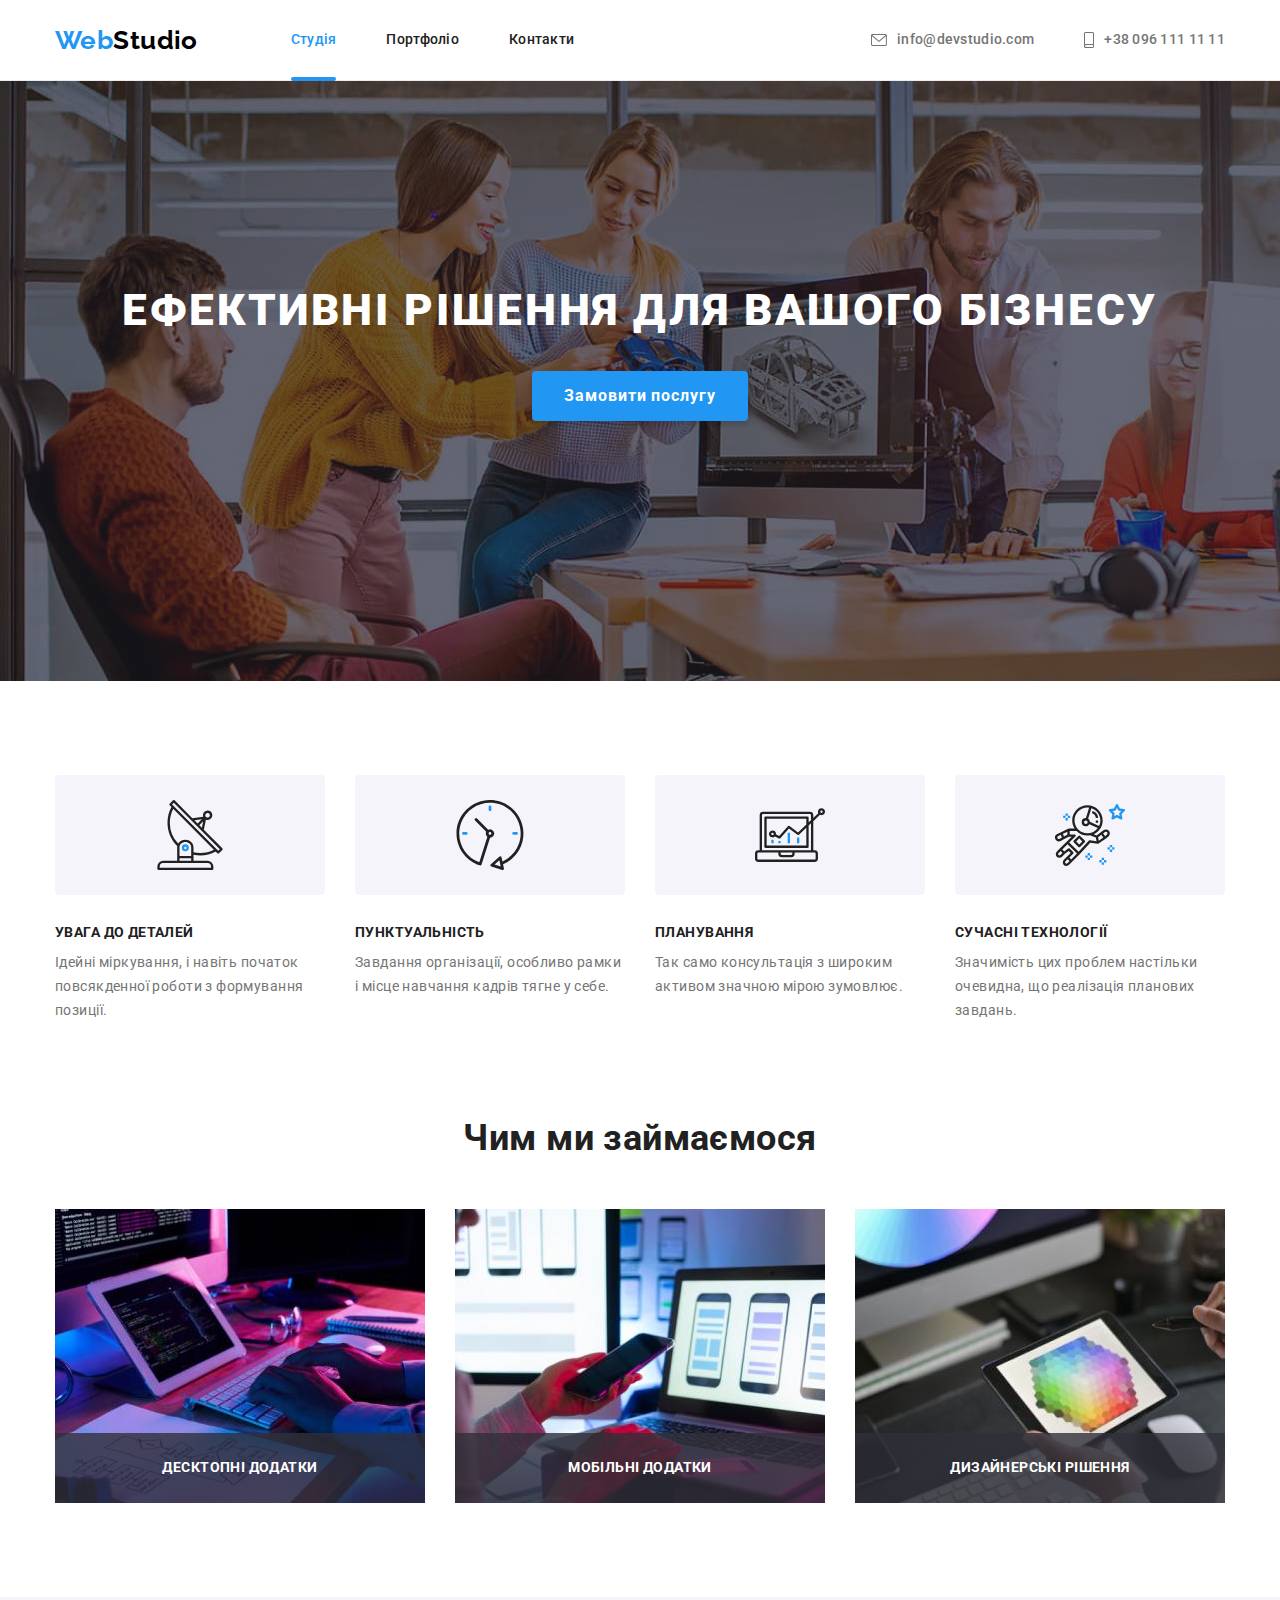
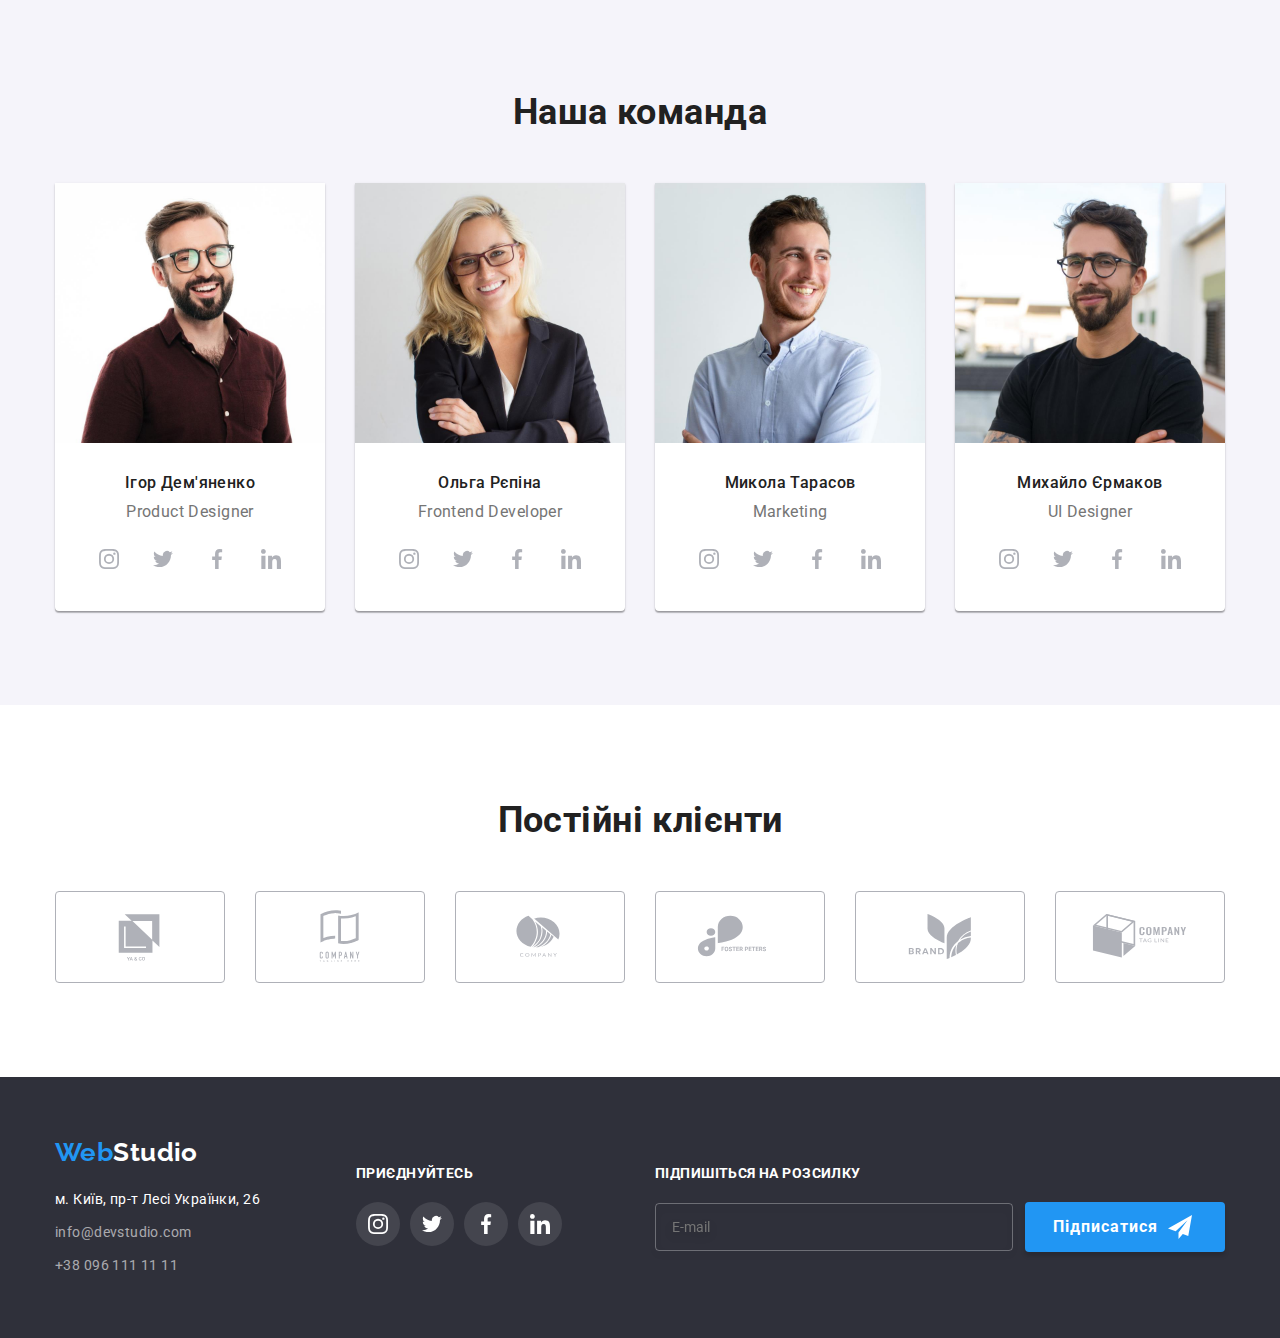
<file: index.html>
<!DOCTYPE html>
<html lang="uk">
  <head>
    <meta charset="UTF-8" />
    <meta http-equiv="X-UA-Compatible" content="IE=edge" />
    <meta name="viewport" content="width=device-width, initial-scale=1.0" />
    <title>Студія</title>
    <link rel="preconnect" href="https://fonts.googleapis.com" />
    <link rel="preconnect" href="https://fonts.gstatic.com" crossorigin />
    <link
      href="https://fonts.googleapis.com/css2?family=Raleway:wght@700&family=Roboto:wght@400;500;700;900&display=swap"
      rel="stylesheet"
    />
    <link
      rel="stylesheet"
      href="https://cdnjs.cloudflare.com/ajax/libs/modern-normalize/1.1.0/modern-normalize.min.css"
    />
    <link rel="stylesheet" href="./css/styles.css" />
  </head>
  <body>
    <header class="page-header">
      <div class="container main-nav">
        <nav class="nav-flex">
          <a class="logo header-logo link" lang="en" href="./index.html"
            ><span class="accent">Web</span>Studio</a
          >
          <ul class="list nav-list">
            <li>
              <a class="nav-item link current" href="./index.html">Студія</a>
            </li>
            <li>
              <a class="nav-item link" href="./portfolio.html">Портфоліо</a>
            </li>
            <li><a class="nav-item link" href="#">Контакти</a></li>
          </ul>
        </nav>
        <ul class="list auth-list">
          <li class="auth-item">
            <a class="auth-link link" href="mailto:info@devstudio.com">
              <svg class="auth-icon" width="16" height="12">
                <use href="./images/symbol-defs.svg#icon-envelope"></use>
              </svg>
              info@devstudio.com</a
            >
          </li>
          <li class="auth-item">
            <a class="auth-link link" href="tel:+380961111111">
              <svg class="auth-icon" width="10" height="16">
                <use href="./images/symbol-defs.svg#icon-smartphone"></use>
              </svg>
              +38 096 111 11 11</a
            >
          </li>
        </ul>
      </div>
    </header>
    <main>
      <section class="hero-section">
        <div class="container">
          <h1 class="hero-title">ЕФЕКТИВНІ РІШЕННЯ ДЛЯ ВАШОГО БІЗНЕСУ</h1>
          <button class="button hero-button" type="button" data-modal-open>
            Замовити послугу
          </button>
        </div>
      </section>
      <section class="advantages-section section">
        <div class="container">
          <h2 class="section-title visually-hidden">Переваги</h2>
          <ul class="advantages-list list">
            <li class="advantage-item">
              <div class="thumb">
                <svg width="70" height="70">
                  <use href="./images/symbol-defs.svg#icon-antenna"></use>
                </svg>
              </div>
              <h3 class="advantages-title title">УВАГА ДО ДЕТАЛЕЙ</h3>
              <p class="advantages-text">
                Ідейні міркування, і навіть початок повсякденної роботи з
                формування позиції.
              </p>
            </li>
            <li class="advantage-item">
              <div class="thumb">
                <svg width="70" height="70">
                  <use href="./images/symbol-defs.svg#icon-clock"></use>
                </svg>
              </div>
              <h3 class="advantages-title title">ПУНКТУАЛЬНІСТЬ</h3>
              <p class="advantages-text">
                Завдання організації, особливо рамки і місце навчання кадрів
                тягне у себе.
              </p>
            </li>
            <li class="advantage-item">
              <div class="thumb">
                <svg width="70" height="70">
                  <use href="./images/symbol-defs.svg#icon-diagram"></use>
                </svg>
              </div>
              <h3 class="advantages-title title">ПЛАНУВАННЯ</h3>
              <p class="advantages-text">
                Так само консультація з широким активом значною мірою зумовлює.
              </p>
            </li>
            <li class="advantage-item">
              <div class="thumb">
                <svg width="70" height="70">
                  <use href="./images/symbol-defs.svg#icon-astronaut"></use>
                </svg>
              </div>
              <h3 class="advantages-title title">СУЧАСНІ ТЕХНОЛОГІЇ</h3>
              <p class="advantages-text">
                Значимість цих проблем настільки очевидна, що реалізація
                планових завдань.
              </p>
            </li>
          </ul>
        </div>
      </section>
      <section class="section no-top-padding">
        <div class="container">
          <h2 class="section-title title">Чим ми займаємося</h2>
          <ul class="activity-list list">
            <li class="activity-item">
              <img
                class="image"
                src="./images/hands-on-a-keyboard.jpg"
                alt="людина друкує на клавіатурі"
                width="370"
              />
              <div class="activity-thumb">
                <p class="activity-text">Десктопні додатки</p>
              </div>
            </li>
            <li class="activity-item">
              <img
                class="image"
                src="./images/smartphone.jpg"
                alt="смартфон у руках"
                width="370"
              />
              <div class="activity-thumb">
                <p class="activity-text">Мобільні додатки</p>
              </div>
            </li>
            <li class="activity-item">
              <img
                class="image"
                src="./images/tablet.jpg"
                alt="планшет у руках"
                width="370"
              />
              <div class="activity-thumb">
                <p class="activity-text">Дизайнерські рішення</p>
              </div>
            </li>
          </ul>
        </div>
      </section>
      <section class="team-section section">
        <div class="container">
          <h2 class="section-title title">Наша команда</h2>
          <ul class="team-list list">
            <li class="team-card">
              <img
                class="image"
                src="./images/ihor-demianenko-portrait.jpg"
                alt="Портрет Ігоря Дем'яненка"
                width="270"
              />
              <h3 class="team-information team-title title">Ігор Дем'яненко</h3>
              <p class="team-information team-text" lang="en">
                Product Designer
              </p>
              <ul class="list social-network-list">
                <li>
                  <a class="link social-network-link" href="">
                    <svg class="social-network-icon" width="20" height="20">
                      <use href="./images/symbol-defs.svg#icon-instagram"></use>
                    </svg>
                  </a>
                </li>
                <li>
                  <a class="link social-network-link" href="">
                    <svg class="social-network-icon" width="20" height="20">
                      <use href="./images/symbol-defs.svg#icon-twitter"></use>
                    </svg>
                  </a>
                </li>
                <li>
                  <a class="link social-network-link" href="">
                    <svg class="social-network-icon" width="20" height="20">
                      <use href="./images/symbol-defs.svg#icon-facebook"></use>
                    </svg>
                  </a>
                </li>
                <li>
                  <a class="link social-network-link" href="">
                    <svg class="social-network-icon" width="20" height="20">
                      <use href="./images/symbol-defs.svg#icon-linkedin"></use>
                    </svg>
                  </a>
                </li>
              </ul>
            </li>
            <li class="team-card">
              <img
                class="image"
                src="./images/olha-riepina-portrait.jpg"
                alt="Портрет Ольги Рєпіної"
                width="270"
              />
              <h3 class="team-information team-title title">Ольга Рєпіна</h3>
              <p class="team-information team-text" lang="en">
                Frontend Developer
              </p>
              <ul class="list social-network-list">
                <li>
                  <a class="link social-network-link" href="">
                    <svg class="social-network-icon" width="20" height="20">
                      <use href="./images/symbol-defs.svg#icon-instagram"></use>
                    </svg>
                  </a>
                </li>
                <li>
                  <a class="link social-network-link" href="">
                    <svg class="social-network-icon" width="20" height="20">
                      <use href="./images/symbol-defs.svg#icon-twitter"></use>
                    </svg>
                  </a>
                </li>
                <li>
                  <a class="link social-network-link" href="">
                    <svg class="social-network-icon" width="20" height="20">
                      <use href="./images/symbol-defs.svg#icon-facebook"></use>
                    </svg>
                  </a>
                </li>
                <li>
                  <a class="link social-network-link" href="">
                    <svg class="social-network-icon" width="20" height="20">
                      <use href="./images/symbol-defs.svg#icon-linkedin"></use>
                    </svg>
                  </a>
                </li>
              </ul>
            </li>
            <li class="team-card">
              <img
                class="image"
                src="./images/mykola-tarasov-portrait.jpg"
                alt="Портрет Миколи Тарасова"
                width="270"
              />
              <h3 class="team-information team-title title">Микола Тарасов</h3>
              <p class="team-information team-text" lang="en">Marketing</p>
              <ul class="list social-network-list">
                <li>
                  <a class="link social-network-link" href="">
                    <svg class="social-network-icon" width="20" height="20">
                      <use href="./images/symbol-defs.svg#icon-instagram"></use>
                    </svg>
                  </a>
                </li>
                <li>
                  <a class="link social-network-link" href="">
                    <svg class="social-network-icon" width="20" height="20">
                      <use href="./images/symbol-defs.svg#icon-twitter"></use>
                    </svg>
                  </a>
                </li>
                <li>
                  <a class="link social-network-link" href="">
                    <svg class="social-network-icon" width="20" height="20">
                      <use href="./images/symbol-defs.svg#icon-facebook"></use>
                    </svg>
                  </a>
                </li>
                <li>
                  <a class="link social-network-link" href="">
                    <svg class="social-network-icon" width="20" height="20">
                      <use href="./images/symbol-defs.svg#icon-linkedin"></use>
                    </svg>
                  </a>
                </li>
              </ul>
            </li>
            <li class="team-card">
              <img
                class="image"
                src="./images/mykhailo-yermakov-portrait.jpg"
                alt="Портрет Михайла Єрмакова"
                width="270"
              />
              <h3 class="team-information team-title title">Михайло Єрмаков</h3>
              <p class="team-information team-text" lang="en">UI Designer</p>
              <ul class="list social-network-list">
                <li>
                  <a class="link social-network-link" href="">
                    <svg class="social-network-icon" width="20" height="20">
                      <use href="./images/symbol-defs.svg#icon-instagram"></use>
                    </svg>
                  </a>
                </li>
                <li>
                  <a class="link social-network-link" href="">
                    <svg class="social-network-icon" width="20" height="20">
                      <use href="./images/symbol-defs.svg#icon-twitter"></use>
                    </svg>
                  </a>
                </li>
                <li>
                  <a class="link social-network-link" href="">
                    <svg class="social-network-icon" width="20" height="20">
                      <use href="./images/symbol-defs.svg#icon-facebook"></use>
                    </svg>
                  </a>
                </li>
                <li>
                  <a class="link social-network-link" href="">
                    <svg class="social-network-icon" width="20" height="20">
                      <use href="./images/symbol-defs.svg#icon-linkedin"></use>
                    </svg>
                  </a>
                </li>
              </ul>
            </li>
          </ul>
        </div>
      </section>
      <section class="clients-section section">
        <div class="container">
          <h2 class="section-title title">Постійні клієнти</h2>
          <ul class="clients-list list">
            <li>
              <a class="link client-thumb" href="">
                <svg class="client-icon" width="106" height="60">
                  <use href="./images/symbol-defs.svg#icon-client-1"></use>
                </svg>
              </a>
            </li>
            <li>
              <a class="link client-thumb" href="">
                <svg class="client-icon" width="106" height="60">
                  <use href="./images/symbol-defs.svg#icon-client-2"></use>
                </svg>
              </a>
            </li>
            <li>
              <a class="link client-thumb" href="">
                <svg class="client-icon" width="106" height="60">
                  <use href="./images/symbol-defs.svg#icon-client-3"></use>
                </svg>
              </a>
            </li>
            <li>
              <a class="link client-thumb" href="">
                <svg class="client-icon" width="106" height="60">
                  <use href="./images/symbol-defs.svg#icon-client-4"></use>
                </svg>
              </a>
            </li>
            <li>
              <a class="link client-thumb" href="">
                <svg class="client-icon" width="106" height="60">
                  <use href="./images/symbol-defs.svg#icon-client-5"></use>
                </svg>
              </a>
            </li>
            <li>
              <a class="link client-thumb" href="">
                <svg class="client-icon" width="106" height="60">
                  <use href="./images/symbol-defs.svg#icon-client-6"></use>
                </svg>
              </a>
            </li>
          </ul>
        </div>
      </section>
    </main>
    <footer class="page-footer">
      <div class="container footer-main">
        <div class="footer-section address-section">
          <a class="logo footer-logo link" lang="en" href="./index.html"
            ><span class="accent">Web</span>Studio</a
          >
          <address>
            <ul class="list">
              <li class="address-item">
                <a
                  class="address-link map link"
                  href="https://goo.gl/maps/yozrQYHjD53a8zxV6"
                  target="_blank"
                  rel="noopener noreferrer nofollow"
                  >м. Київ, пр-т Лесі Українки, 26</a
                >
              </li>
              <li class="address-item">
                <a
                  class="address-link contact link"
                  href="mailto:info@devstudio.com"
                  >info@devstudio.com</a
                >
              </li>
              <li class="address-item">
                <a class="address-link contact link" href="tel:+380961111111"
                  >+38 096 111 11 11</a
                >
              </li>
            </ul>
          </address>
        </div>

        <div class="footer-section social-networks-section">
          <p class="social-networks-text">приєднуйтесь</p>
          <ul class="list social-network-list">
            <li>
              <a class="footer-network-link link" href="">
                <svg class="footer-network-icon" width="20" height="20">
                  <use href="./images/symbol-defs.svg#icon-instagram"></use>
                </svg>
              </a>
            </li>
            <li>
              <a class="footer-network-link link" href="">
                <svg class="footer-network-icon" width="20" height="20">
                  <use href="./images/symbol-defs.svg#icon-twitter"></use>
                </svg>
              </a>
            </li>
            <li>
              <a class="footer-network-link link" href="">
                <svg class="footer-network-icon" width="20" height="20">
                  <use href="./images/symbol-defs.svg#icon-facebook"></use>
                </svg>
              </a>
            </li>
            <li>
              <a class="footer-network-link link" href="">
                <svg class="footer-network-icon" width="20" height="20">
                  <use href="./images/symbol-defs.svg#icon-linkedin"></use>
                </svg>
              </a>
            </li>
          </ul>
        </div>
        <div
          role="group"
          aria-labelledby="subscribe-form-head"
          class="footer-section subscribe-section"
        >
          <p id="subscribe-form-head" class="subscribe-text">
            Підпишіться на розсилку
          </p>
          <form class="subscribe-form">
            <label
              ><input
                type="email"
                name="email"
                placeholder="E-mail"
                class="footer-email-input"
            /></label>
            <button class="button subscribe-button" type="submit">
              Підписатися
              <svg width="24" height="24">
                <use href="./images/symbol-defs.svg#icon-send"></use>
              </svg>
            </button>
          </form>
        </div>
      </div>
    </footer>
    <div data-modal class="backdrop is-hidden">
      <div class="modal">
        <button data-modal-close class="button modal-close-button">
          <svg class="close-icon" width="18" height="18">
            <use href="./images/symbol-defs.svg#close-button"></use>
          </svg>
        </button>
        <div class="order-group" role="group" aria-labelledby="order-form-head">
          <p class="order-head" id="order-form-head">
            Залиште свої дані, ми вам передзвонимо
          </p>
          <label class="order-label name-label"
            >Ім'я
            <div class="input-thumb">
              <svg class="form-icon" width="18" height="18">
                <use href="./images/symbol-defs.svg#person-icon"></use>
              </svg>
              <input class="form-input name-input" type="text" name="name" />
            </div>
          </label>
          <label class="order-label phone-label"
            >Телефон
            <div class="input-thumb">
              <svg class="form-icon" width="18" height="18">
                <use href="./images/symbol-defs.svg#phone-icon"></use>
              </svg>

              <input
                class="form-input phone-input"
                type="tel"
                name="phone-number"
              />
            </div>
          </label>
          <label class="order-label email-label"
            >Пошта
            <div class="input-thumb">
              <svg class="form-icon" width="18" height="18">
                <use href="./images/symbol-defs.svg#envelope"></use>
              </svg>

              <input class="form-input email-input" type="email" name="email" />
            </div>
          </label>
          <label class="order-label comment-label"
            >Коментар
            <textarea
              class="comment-area"
              name="comment"
              placeholder="Введіть текст"
            ></textarea>
          </label>
          <label class="policy-label">
            <div class="checkbox-thumb">
              <input class="policy-checkbox" type="checkbox" name="policy" />
              <svg class="checkbox-icon check-icon" width="16" height="15">
                <use
                  class="unchecked-icon"
                  href="./images/symbol-defs.svg#unchecked-icon"
                ></use>
                <use
                  class="checked-icon"
                  href="./images/symbol-defs.svg#icon-check"
                ></use>
              </svg>
            </div>
            Погоджуюся з розсилкою та приймаю
            <a class="conditions-link" href="">Умови договору</a>
          </label>
          <button type="submit" class="button order-button">Відправити</button>
        </div>
      </div>
    </div>
    <script src="./js/modal.js"></script>
  </body>
</html>
</file>
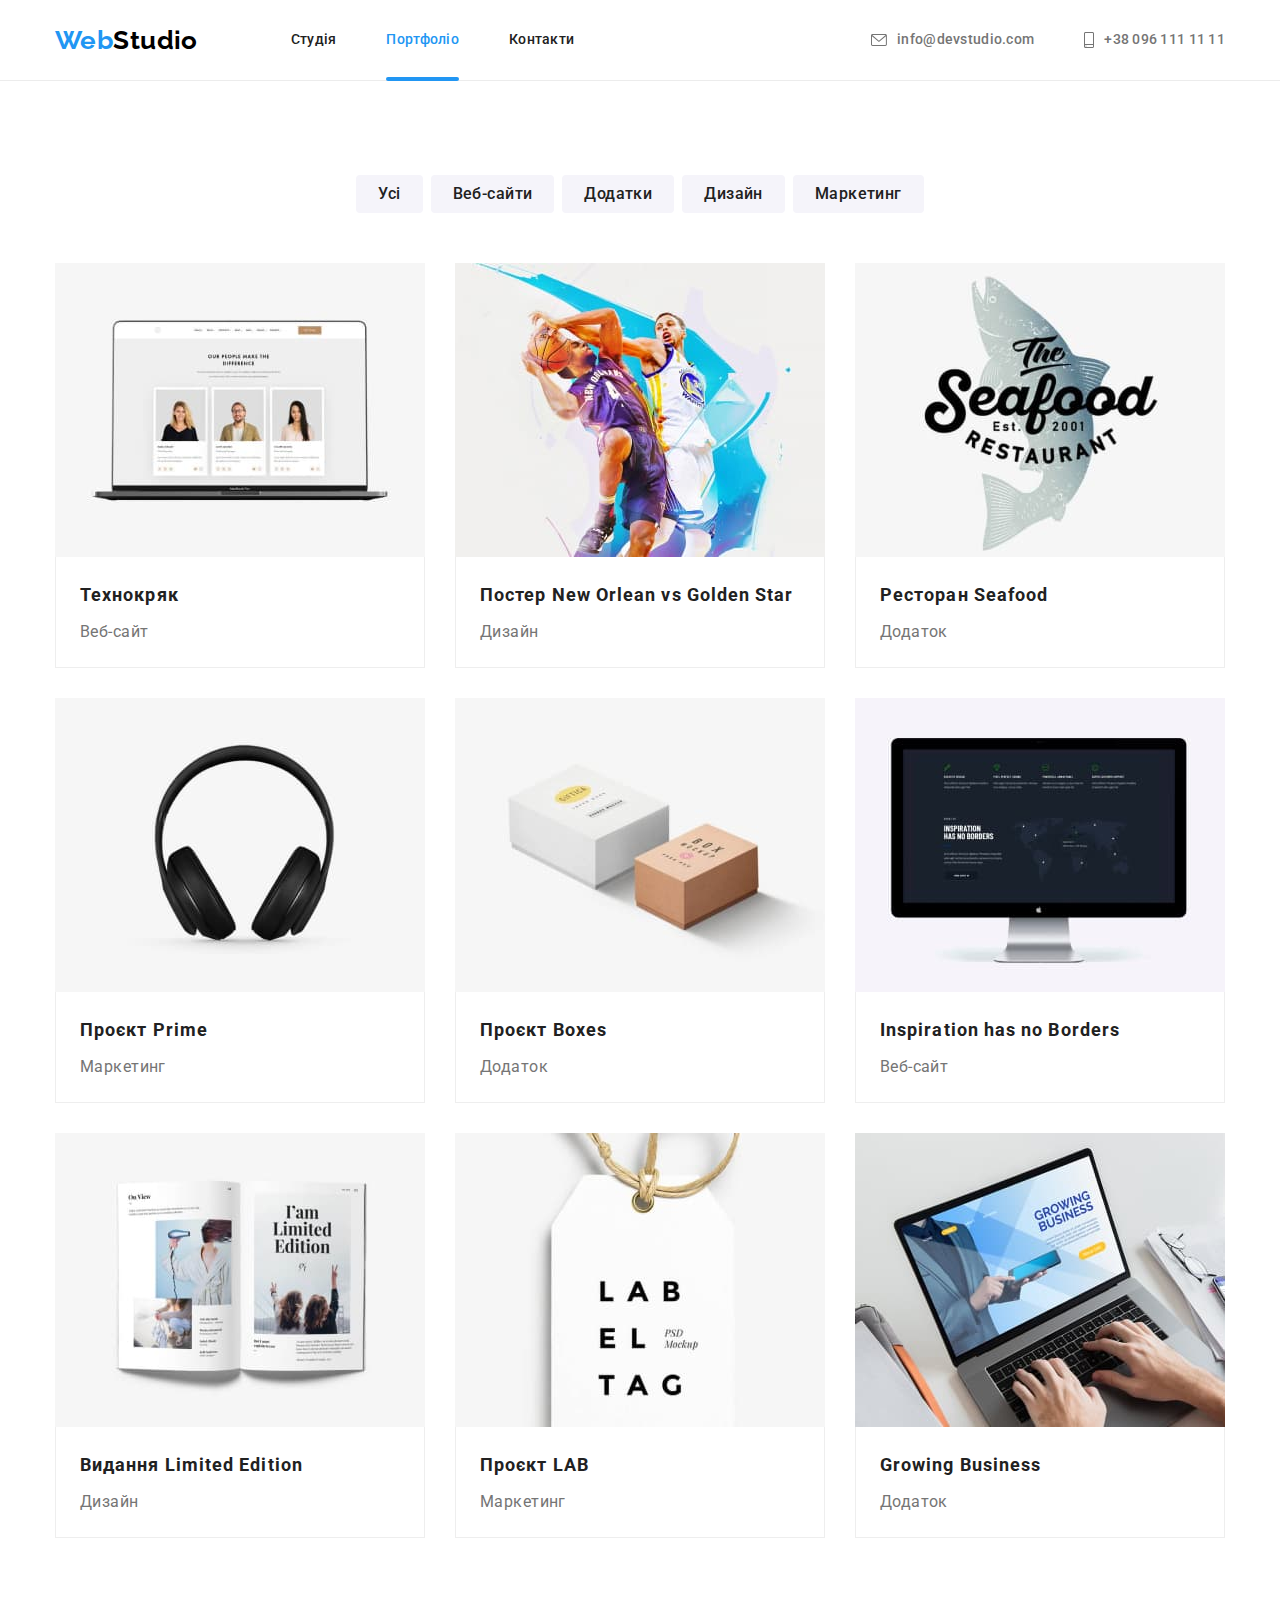
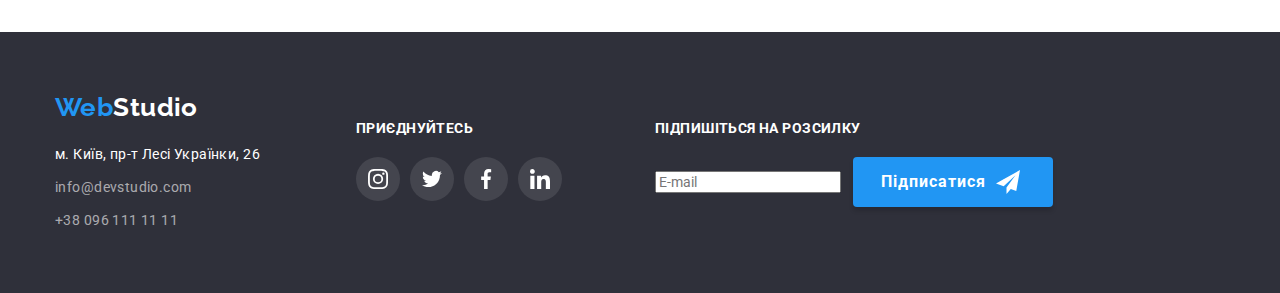
<file: portfolio.html>
<!DOCTYPE html>
<html lang="uk">
  <head>
    <meta charset="UTF-8" />
    <meta http-equiv="X-UA-Compatible" content="IE=edge" />
    <meta name="viewport" content="width=device-width, initial-scale=1.0" />
    <title>Портфоліо</title>
    <link rel="preconnect" href="https://fonts.googleapis.com" />
    <link rel="preconnect" href="https://fonts.gstatic.com" crossorigin />
    <link
      href="https://fonts.googleapis.com/css2?family=Raleway:wght@700&family=Roboto:wght@400;500;700;900&display=swap"
      rel="stylesheet"
    />
    <link
      rel="stylesheet"
      href="https://cdnjs.cloudflare.com/ajax/libs/modern-normalize/1.1.0/modern-normalize.min.css"
    />
    <link rel="stylesheet" href="./css/styles.css" />
  </head>
  <body>
    <header class="page-header">
      <div class="container main-nav">
        <nav class="nav-flex">
          <a class="logo header-logo link" lang="en" href="./index.html"
            ><span class="accent">Web</span>Studio</a
          >
          <ul class="list nav-list">
            <li>
              <a class="nav-item link" href="./index.html">Студія</a>
            </li>
            <li>
              <a class="nav-item link current" href="./portfolio.html"
                >Портфоліо</a
              >
            </li>
            <li><a class="nav-item link" href="#">Контакти</a></li>
          </ul>
        </nav>
        <ul class="list auth-list">
          <li class="auth-item">
            <a class="auth-link link" href="mailto:info@devstudio.com">
              <svg class="auth-icon" width="16" height="12">
                <use href="./images/symbol-defs.svg#icon-envelope"></use>
              </svg>
              info@devstudio.com</a
            >
          </li>
          <li class="auth-item">
            <a class="auth-link link" href="tel:+380961111111">
              <svg class="auth-icon" width="10" height="16">
                <use href="./images/symbol-defs.svg#icon-smartphone"></use>
              </svg>
              +38 096 111 11 11</a
            >
          </li>
        </ul>
      </div>
    </header>
    <main>
      <section class="section">
        <div class="container">
          <h1 class="visually-hidden">Наші роботи</h1>
          <ul class="button-list list">
            <li>
              <button class="button list-button" type="button">Усі</button>
            </li>
            <li>
              <button class="button list-button" type="button">
                Веб-сайти
              </button>
            </li>
            <li>
              <button class="button list-button" type="button">Додатки</button>
            </li>
            <li>
              <button class="button list-button" type="button">Дизайн</button>
            </li>
            <li>
              <button class="button list-button" type="button">
                Маркетинг
              </button>
            </li>
          </ul>
          <ul class="list work-list">
            <li class="work-item">
              <a class="link" href="">
                <div class="work-thumb">
                  <img
                    class="image"
                    src="./images/technocrack-website.jpg"
                    alt="веб-сайт на екрані ноутбука"
                    width="370"
                  />
                  <div class="image-thumb">
                    <p class="image-text">
                      Ресурс пропонує комплексні пропозиції з різним рівнем
                      функціоналу та сервісів. Все це дозволить відвідувачу
                      отримати вичерпні відомості про компанію чи приватну
                      особу.
                    </p>
                  </div>
                </div>
                <div class="work-border">
                  <h2 class="work-title title">Технокряк</h2>
                  <p class="work-text">Веб-сайт</p>
                </div></a
              >
            </li>
            <li class="work-item">
              <a class="link" href="">
                <div class="work-thumb">
                  <img
                    class="image"
                    src="./images/basketball-poster.jpg"
                    alt="два баскетбольних гравця"
                    width="370"
                  />
                  <div class="image-thumb">
                    <p class="image-text">
                      Ресурс пропонує комплексні пропозиції з різним рівнем
                      функціоналу та сервісів. Все це дозволить відвідувачу
                      отримати вичерпні відомості про компанію чи приватну
                      особу.
                    </p>
                  </div>
                </div>
                <div class="work-border">
                  <h2 class="work-title title">
                    Постер <span lang="en"> New Orlean vs Golden Star</span>
                  </h2>
                  <p class="work-text">Дизайн</p>
                </div></a
              >
            </li>
            <li class="work-item">
              <a class="link" href="">
                <div class="work-thumb">
                  <img
                    class="image"
                    src="./images/seafood-application.jpg"
                    alt="лейбл ресторану"
                    width="370"
                  />
                  <div class="image-thumb">
                    <p class="image-text">
                      Ресурс пропонує комплексні пропозиції з різним рівнем
                      функціоналу та сервісів. Все це дозволить відвідувачу
                      отримати вичерпні відомості про компанію чи приватну
                      особу.
                    </p>
                  </div>
                </div>
                <div class="work-border">
                  <h2 class="work-title title">
                    Ресторан <span lang="en">Seafood</span>
                  </h2>
                  <p class="work-text">Додаток</p>
                </div></a
              >
            </li>
            <li class="work-item">
              <a class="link" href="">
                <div class="work-thumb">
                  <img
                    class="image"
                    src="./images/headphones.jpg"
                    alt="навушники"
                    width="370"
                  />
                  <div class="image-thumb">
                    <p class="image-text">
                      Ресурс пропонує комплексні пропозиції з різним рівнем
                      функціоналу та сервісів. Все це дозволить відвідувачу
                      отримати вичерпні відомості про компанію чи приватну
                      особу.
                    </p>
                  </div>
                </div>
                <div class="work-border">
                  <h2 class="work-title title">
                    Проєкт <span lang="en">Prime</span>
                  </h2>
                  <p class="work-text">Маркетинг</p>
                </div></a
              >
            </li>
            <li class="work-item">
              <a class="link" href="">
                <div class="work-thumb">
                  <img
                    class="image"
                    src="./images/boxes.jpg"
                    alt="дві коробки"
                    width="370"
                  />
                  <div class="image-thumb">
                    <p class="image-text">
                      Ресурс пропонує комплексні пропозиції з різним рівнем
                      функціоналу та сервісів. Все це дозволить відвідувачу
                      отримати вичерпні відомості про компанію чи приватну
                      особу.
                    </p>
                  </div>
                </div>
                <div class="work-border">
                  <h2 class="work-title title">
                    Проєкт <span lang="en">Boxes</span>
                  </h2>
                  <p class="work-text">Додаток</p>
                </div></a
              >
            </li>
            <li class="work-item">
              <a class="link" href="">
                <div class="work-thumb">
                  <img
                    class="image"
                    src="./images/inspiration-website.jpg"
                    alt="веб-сайт на моніторі"
                    width="370"
                  />
                  <div class="image-thumb">
                    <p class="image-text">
                      Ресурс пропонує комплексні пропозиції з різним рівнем
                      функціоналу та сервісів. Все це дозволить відвідувачу
                      отримати вичерпні відомості про компанію чи приватну
                      особу.
                    </p>
                  </div>
                </div>
                <div class="work-border">
                  <h2 class="work-title title" lang="en">
                    Inspiration has no Borders
                  </h2>
                  <p class="work-text">Веб-сайт</p>
                </div></a
              >
            </li>
            <li class="work-item">
              <a class="link" href="">
                <div class="work-thumb">
                  <img
                    class="image"
                    src="./images/edition.jpg"
                    alt="видання із зображеннями"
                    width="370"
                  />
                  <div class="image-thumb">
                    <p class="image-text">
                      Ресурс пропонує комплексні пропозиції з різним рівнем
                      функціоналу та сервісів. Все це дозволить відвідувачу
                      отримати вичерпні відомості про компанію чи приватну
                      особу.
                    </p>
                  </div>
                </div>
                <div class="work-border">
                  <h2 class="work-title title">
                    Видання <span lang="en">Limited Edition</span>
                  </h2>
                  <p class="work-text">Дизайн</p>
                </div></a
              >
            </li>
            <li class="work-item">
              <a class="link" href="">
                <div class="work-thumb">
                  <img
                    class="image"
                    src="./images/label-tag.jpg"
                    alt="біла етикетка з написом"
                    width="370"
                  />
                  <div class="image-thumb">
                    <p class="image-text">
                      Ресурс пропонує комплексні пропозиції з різним рівнем
                      функціоналу та сервісів. Все це дозволить відвідувачу
                      отримати вичерпні відомості про компанію чи приватну
                      особу.
                    </p>
                  </div>
                </div>
                <div class="work-border">
                  <h2 class="work-title title">
                    Проєкт <span lang="en">LAB</span>
                  </h2>
                  <p class="work-text">Маркетинг</p>
                </div></a
              >
            </li>
            <li class="work-item">
              <a class="link" href="">
                <div class="work-thumb">
                  <img
                    class="image"
                    src="./images/business-application.jpg"
                    alt="додаток на екрані ноутбука"
                    width="370"
                  />
                  <div class="image-thumb">
                    <p class="image-text">
                      Ресурс пропонує комплексні пропозиції з різним рівнем
                      функціоналу та сервісів. Все це дозволить відвідувачу
                      отримати вичерпні відомості про компанію чи приватну
                      особу.
                    </p>
                  </div>
                </div>
                <div class="work-border">
                  <h2 class="work-title title" lang="en">Growing Business</h2>
                  <p class="work-text">Додаток</p>
                </div></a
              >
            </li>
          </ul>
        </div>
      </section>
    </main>
    <footer class="page-footer">
      <div class="container footer-main">
        <div class="footer-section address-section">
          <a class="logo footer-logo link" lang="en" href="./index.html"
            ><span class="accent">Web</span>Studio</a
          >
          <address>
            <ul class="list">
              <li class="address-item">
                <a
                  class="address-link map link"
                  href="https://goo.gl/maps/yozrQYHjD53a8zxV6"
                  target="_blank"
                  rel="noopener noreferrer nofollow"
                  >м. Київ, пр-т Лесі Українки, 26</a
                >
              </li>
              <li class="address-item">
                <a
                  class="address-link contact link"
                  href="mailto:info@devstudio.com"
                  >info@devstudio.com</a
                >
              </li>
              <li class="address-item">
                <a class="address-link contact link" href="tel:+380961111111"
                  >+38 096 111 11 11</a
                >
              </li>
            </ul>
          </address>
        </div>

        <div class="footer-section social-networks-section">
          <p class="social-networks-text">приєднуйтесь</p>
          <ul class="list social-network-list">
            <li>
              <a class="footer-network-link link" href="">
                <svg class="footer-network-icon" width="20" height="20">
                  <use href="./images/symbol-defs.svg#icon-instagram"></use>
                </svg>
              </a>
            </li>
            <li>
              <a class="footer-network-link link" href="">
                <svg class="footer-network-icon" width="20" height="20">
                  <use href="./images/symbol-defs.svg#icon-twitter"></use>
                </svg>
              </a>
            </li>
            <li>
              <a class="footer-network-link link" href="">
                <svg class="footer-network-icon" width="20" height="20">
                  <use href="./images/symbol-defs.svg#icon-facebook"></use>
                </svg>
              </a>
            </li>
            <li>
              <a class="footer-network-link link" href="">
                <svg class="footer-network-icon" width="20" height="20">
                  <use href="./images/symbol-defs.svg#icon-linkedin"></use>
                </svg>
              </a>
            </li>
          </ul>
        </div>
        <div
          role="group"
          aria-labelledby="subscribe-form-head"
          class="footer-section subscribe-section"
        >
          <p id="subscribe-form-head" class="subscribe-text">
            Підпишіться на розсилку
          </p>
          <form class="subscribe-form">
            <label
              ><input
                type="email"
                name="email"
                placeholder="E-mail"
                class="email-input"
            /></label>
            <button class="button subscribe-button" type="submit">
              Підписатися
              <svg width="24" height="24">
                <use href="./images/symbol-defs.svg#icon-send"></use>
              </svg>
            </button>
          </form>
        </div>
      </div>
    </footer>
  </body>
</html>
</file>
<file: css/styles.css>
:root {
  --primary-color: #757575;
  --secondary-color: #212121;
  --dark-background-color: #2f303a;
  --light-background-color: #f5f4fa;
  --brand-color: #2196f3;
  --white-color: #ffffff;
  --black-color: #000000;
  --hero-button-accent: #188ce8;
  --transparent-color: rgba(255, 255, 255, 0.6);
  --hero-button-shadow: rgba(0, 0, 0, 0.15);
  --button-strong-shadow: rgba(0, 0, 0, 0.1);
  --button-middle-shadow: rgba(0, 0, 0, 0.08);
  --button-light-shadow: rgba(0, 0, 0, 0.12);
  --secondary-font-size: 16px;
  --primary-line-height: 1.14;
  --secondary-line-height: 1.19;
  --secondary-letter-spacing: 0.06em;
}

body {
  font-family: 'roboto', sans-serif;
  font-size: 14px;
  color: var(--primary-color);
  background-color: var(--white-color);
  letter-spacing: 0.03em;
}

.link {
  text-decoration: none;
}

.list {
  margin: 0;
  padding: 0;
  list-style: none;
}

.button {
  cursor: pointer;
}

h1,
h2,
h3,
h4,
h5,
h6 {
  margin: 0;
}

.image {
  display: block;
}

.title {
  color: var(--secondary-color);
}

.section-title {
  margin-bottom: 50px;
  text-align: center;
  font-size: 36px;
  line-height: 1.17;
}

.visually-hidden {
  position: absolute;
  white-space: nowrap;
  width: 1px;
  height: 1px;
  overflow: hidden;
  border: 0;
  padding: 0;
  clip: rect(0 0 0 0);
  clip-path: inset(50%);
  margin: -1px;
}

.container {
  width: 1200px;
  padding-left: 15px;
  padding-right: 15px;
  margin: 0 auto;
  outline: black;
}

.section {
  padding-top: 94px;
  padding-bottom: 94px;
}

.no-top-padding {
  padding-top: 0;
}
/* header*/

.page-header {
  border-bottom: 1px solid #ececec;
}

/*logo*/

.logo {
  font-family: 'Raleway', sans-serif;
  font-weight: 700;
  font-size: 26px;
  line-height: var(--secondary-line-height);
}
.header-logo {
  color: var(--black-color);
}

.logo .accent {
  color: var(--brand-color);
}

/* nav */

.main-nav {
  display: flex;
  align-items: center;
}

.nav-flex {
  display: flex;
  align-items: center;
}

.nav-list {
  display: flex;
  gap: 50px;
  margin-left: 93px;
}

.nav-item {
  position: relative;
  display: block;
  padding-top: 32px;
  padding-bottom: 32px;
  font-weight: 500;
  line-height: var(--primary-line-height);
  letter-spacing: 0.02em;
  color: var(--secondary-color);
  transition: color 250ms cubic-bezier(0.4, 0, 0.2, 1);
}
.current {
  color: var(--brand-color);
}

.current::after {
  content: '';
  position: absolute;
  display: block;
  bottom: -1px;
  left: 0;
  width: 100%;
  height: 4px;
  border-radius: 2px;
  background-color: var(--brand-color);
}
.nav-item:hover,
.nav-item:focus {
  color: var(--brand-color);
}
/*auth */

.auth-list {
  display: flex;
  gap: 50px;
  margin-left: auto;
}

.auth-link {
  display: flex;
  gap: 10px;
  align-items: center;
  padding-top: 32px;
  padding-bottom: 32px;
  font-weight: 500;
  line-height: var(--primary-line-height);
  letter-spacing: 0.02em;
  color: var(--primary-color);

  transition: color 250ms cubic-bezier(0.4, 0, 0.2, 1);
}

.auth-link:hover,
.auth-link:focus {
  color: var(--brand-color);
}
.auth-icon {
  fill: var(--primary-color);
  transition: fill 250ms cubic-bezier(0.4, 0, 0.2, 1);
}
.auth-link:hover .auth-icon,
.auth-link:focus .auth-icon {
  fill: var(--brand-color);
}

/* main */
/* hero */

.hero-section {
  height: 600px;
  max-width: 1600px;
  margin-left: auto;
  margin-right: auto;
  padding-top: 200px;
  padding-bottom: 200px;
  background-image: linear-gradient(
      rgba(47, 48, 58, 0.4),
      rgba(47, 48, 58, 0.4)
    ),
    url(../images/group-of-people.jpg);
  background-size: cover;
  background-repeat: no-repeat;
  background-color: var(--dark-background-color);
  text-align: center;
}

.hero-title {
  margin-top: 0;
  margin-bottom: 30px;
  font-weight: 900;
  font-size: 44px;
  line-height: 1.36;
  letter-spacing: var(--secondary-letter-spacing);
  text-transform: uppercase;
  color: var(--white-color);
}

.hero-button {
  display: inline-block;
  border-radius: 4px;
  min-width: 216px;
  padding: 10px 32px;
  font-family: inherit;
  font-weight: 700;
  font-size: var(--secondary-font-size);
  line-height: 1.88;
  letter-spacing: var(--secondary-letter-spacing);
  color: var(--white-color);
  background-color: var(--brand-color);
  border: none;
  box-shadow: 0px 4px 4px var(--hero-button-shadow);

  transition: background-color 250ms cubic-bezier(0.4, 0, 0.2, 1);
}

.hero-button:hover,
.hero-button:focus {
  background-color: var(--hero-button-accent);
}

/* advantages */

.advantages-list {
  display: flex;
  gap: 30px;
}

.advantage-item {
  width: calc((100% - 90px) / 4);
}

.thumb {
  display: flex;
  width: 270px;
  height: 120px;
  background: #f5f4fa;
  border-radius: 4px;
  justify-content: center;
  align-items: center;
  margin-bottom: 30px;
}

.advantages-title {
  margin-bottom: 10px;
  font-size: 14px;
  line-height: var(--primary-line-height);
  text-transform: uppercase;
}

.advantages-text {
  margin: 0;
  line-height: 1.71;
}

/* activities*/

.activity-list {
  display: flex;
  gap: 30px;
}

.activity-item {
  position: relative;
}

.activity-thumb {
  position: absolute;
  bottom: 0;
  left: 0;
  width: 100%;
  height: 70px;
  padding-top: 27px;
  padding-bottom: 27px;

  background-color: rgb(47, 48, 58, 0.8);
}

.activity-text {
  margin: 0;

  font-weight: 700;
  line-height: var(--primary-line-height);
  text-align: center;
  text-transform: uppercase;

  color: var(--white-color);
}

/* team */

.team-list {
  display: flex;
  gap: 30px;
}

.team-section {
  background-color: var(--light-background-color);
}
.team-card {
  width: calc((100% - 90px) / 4);
  text-align: center;
  background-color: var(--white-color);
  padding-bottom: 30px;
  box-shadow: 0px 1px 3px rgba(0, 0, 0, 0.12), 0px 1px 1px rgba(0, 0, 0, 0.14),
    0px 2px 1px rgba(0, 0, 0, 0.2);
  border-radius: 0px 0px 4px 4px;
}

.team-information {
  font-size: var(--secondary-font-size);
  line-height: var(--secondary-line-height);
}

.team-title {
  margin-top: 30px;
  margin-bottom: 10px;
  font-weight: 500;
}

.team-text {
  margin-top: 0;
  margin-bottom: 16px;
}

.social-network-list {
  display: flex;
  justify-content: center;
  align-items: center;
  gap: 10px;
}

.social-network-link {
  display: flex;
  width: 44px;
  height: 44px;
  justify-content: center;
  align-items: center;
  border-radius: 50%;

  transition: background-color 250ms cubic-bezier(0.4, 0, 0.2, 1);
}

.social-network-icon {
  fill: #afb1b8;

  transition: fill 250ms cubic-bezier(0.4, 0, 0.2, 1);
}

.social-network-link:hover,
.social-network-link:focus {
  background-color: var(--brand-color);
}

.social-network-link:hover .social-network-icon,
.social-network-link:focus .social-network-icon {
  fill: var(--white-color);
}

/* clients */

.clients-list {
  display: flex;
  justify-content: center;
  gap: 30px;
}

.client-thumb {
  display: flex;
  justify-content: center;
  align-items: center;
  gap: 30px;
  width: 170px;
  height: 92px;
  border: 1px solid #afb1b8;
  border-radius: 4px;

  transition: border-color 250ms cubic-bezier(0.4, 0, 0.2, 1);
}

.client-icon {
  fill: #afb1b8;

  transition: fill 250ms cubic-bezier(0.4, 0, 0.2, 1);
}

.client-thumb:hover,
.client-thumb:focus {
  border-color: var(--brand-color);
}

.client-thumb:hover .client-icon,
.client-thumb:focus .client-icon {
  fill: var(--brand-color);
}

/*footer*/

.footer-main {
  display: flex;
}

.address-section {
  min-width: 231px;
  margin-right: 70px;
}

.page-footer {
  padding-top: 60px;
  padding-bottom: 60px;
  background-color: var(--dark-background-color);
}

.footer-logo {
  display: inline-block;
  margin-bottom: 20px;
  color: var(--white-color);
}

.address-link {
  display: inline-block;
  font-style: normal;
  line-height: 1.71;
  color: var(--white-color);

  transition: color 250ms cubic-bezier(0.4, 0, 0.2, 1);
}

.address-item {
  margin-bottom: 9px;
}

.address-item:last-child {
  margin-bottom: 0;
}

.contact {
  color: var(--transparent-color);
}

.address-link:hover,
.address-link:focus {
  color: var(--brand-color);
}

/* social networks */

.social-networks-section {
  margin-top: 15px;
}

.social-networks-text,
.subscribe-text {
  margin-bottom: 20px;
  font-size: 14px;
  font-weight: 700;
  line-height: var(--primary-line-height);
  text-transform: uppercase;
  color: var(--white-color);
}

.footer-network-link {
  display: flex;
  width: 44px;
  height: 44px;
  justify-content: center;
  align-items: center;
  background-color: rgba(255, 255, 255, 0.1);
  border-radius: 50%;
  transition: background-color 250ms cubic-bezier(0.4, 0, 0.2, 1);
}

.footer-network-icon {
  fill: var(--white-color);
}

.footer-network-link:hover,
.footer-network-link:focus {
  background-color: var(--brand-color);
}

/* subscribe */

.subscribe-section {
  margin-top: 15px;
  margin-left: 93px;
}

.subscribe-form {
  display: flex;
  align-items: center;
}

.footer-email-input {
  min-width: 358px;
  padding-top: 15px;
  padding-bottom: 15px;
  padding-left: 16px;

  border: 1px solid rgba(255, 255, 255, 0.3);
  filter: drop-shadow(0px 4px 4px rgba(0, 0, 0, 0.15));
  border-radius: 4px;
  background-color: transparent;
  color: var(--transparent-color);
}

.subscribe-button {
  display: flex;
  gap: 10px;
  align-items: center;
  min-width: 200px;
  border-radius: 4px;
  padding: 10px 28px;
  margin-left: 12px;

  font-family: inherit;
  font-weight: 700;
  font-size: var(--secondary-font-size);
  line-height: 1.88;
  letter-spacing: var(--secondary-letter-spacing);
  color: var(--white-color);

  background-color: var(--brand-color);
  border: none;
  box-shadow: 0px 4px 4px rgba(0, 0, 0, 0.15);

  transition: background-color 250ms cubic-bezier(0.4, 0, 0.2, 1);
}

.subscribe-button:hover,
.subscribe-button:focus {
  background-color: var(--hero-button-accent);
}

/* portfolio */

.button-list {
  display: flex;
  justify-content: center;
  gap: 8px;
  margin-bottom: 50px;
}

.list-button {
  display: inline-block;
  border-radius: 4px;
  padding: 6px 22px;
  font-family: inherit;
  font-weight: 500;
  font-size: var(--secondary-font-size);
  line-height: 1.63;
  letter-spacing: inherit;
  color: var(--secondary-color);
  background-color: var(--light-background-color);
  border: none;

  transition: padding-left 250ms cubic-bezier(0.4, 0, 0.2, 1),
    padding-right 250ms cubic-bezier(0.4, 0, 0.2, 1),
    color 250ms cubic-bezier(0.4, 0, 0.2, 1),
    box-shadow 250ms cubic-bezier(0.4, 0, 0.2, 1),
    background-color 250ms cubic-bezier(0.4, 0, 0.2, 1);
}

.list-button:hover,
.list-button:focus {
  padding-left: 25px;
  padding-right: 25px;
  color: var(--white-color);
  background-color: var(--brand-color);
  box-shadow: 0px 3px 1px var(--button-strong-shadow),
    0px 1px 2px var(--button-middle-shadow),
    0px 2px 2px var(--button-light-shadow);
}

.work-list {
  display: flex;
  flex-wrap: wrap;
  gap: 30px;
}

.work-item {
  width: calc((100% - 60px) / 3);

  transition: box-shadow 250ms cubic-bezier(0.4, 0, 0.2, 1);
}

.work-item:hover,
.work-item:focus {
  box-shadow: 0px 1px 1px rgba(0, 0, 0, 0.12), 0px 4px 4px rgba(0, 0, 0, 0.06),
    1px 4px 6px rgba(0, 0, 0, 0.16);
}

.work-item:hover .image-thumb {
  transform: none;
}

.work-thumb {
  position: relative;
  overflow: hidden;
}

.image-thumb {
  position: absolute;
  top: 0;
  left: 0;
  width: 100%;
  height: 100%;
  padding: 63px 24px;

  background-color: rgba(33, 150, 243, 0.9);

  transition: transform 250ms cubic-bezier(0.4, 0, 0.2, 1);

  transform: translateY(100%);
}

.image-text {
  font-size: 18px;
  line-height: 1.56;
  color: var(--white-color);

  margin: 0;
}

.work-title {
  margin-bottom: 4px;
  font-size: 18px;
  line-height: 2;
  letter-spacing: var(--secondary-letter-spacing);
}

.work-text {
  margin-top: 0;
  margin-bottom: 0;
  font-size: var(--secondary-font-size);
  line-height: 1.88;
  color: var(--primary-color);
}

.work-border {
  border: 1px solid #eeeeee;
  border-top: none;
  padding: 20px 24px;
}

.backdrop {
  position: fixed;
  top: 0;
  left: 0;
  width: 100%;
  height: 100%;

  background-color: rgba(0, 0, 0, 0.2);
  opacity: 1;

  transition: opacity 250ms cubic-bezier(0.4, 0, 0.2, 1);
}

.backdrop.is-hidden {
  opacity: 0;
  pointer-events: none;
}

.backdrop.is-hidden .modal {
  transform: translate(-50%, -50%) scale(1.1);
}

.modal {
  position: absolute;
  width: 528px;
  height: 581px;
  top: 50%;
  left: 50%;
  padding: 40px;
  background-color: var(--white-color);
  box-shadow: 0px 1px 3px rgba(0, 0, 0, 0.12), 0px 1px 1px rgba(0, 0, 0, 0.14),
    0px 2px 1px rgba(0, 0, 0, 0.2);
  border-radius: 4px;
  transform: translate(-50%, -50%) scale(1);

  transition: transform 250ms cubic-bezier(0.4, 0, 0.2, 1);
}

.modal-close-button {
  position: absolute;
  top: 8px;
  right: 8px;
  display: flex;
  align-items: center;
  justify-content: center;
  padding: 0;

  width: 30px;
  height: 30px;
  border-radius: 50%;
  border: 1px solid rgba(0, 0, 0, 0.1);

  background-color: var(--white-color);
}

.close-icon {
  display: block;
  fill: var(--black-color);

  transition: fill 250ms cubic-bezier(0.4, 0, 0.2, 1);
}

.modal-close-button:hover .close-icon,
.modal-close-button:focus .close-icon {
  fill: var(--brand-color);
}

.order-group {
  display: flex;
  flex-direction: column;
}

.order-label {
  display: flex;
  flex-direction: column;
  margin-bottom: 10px;

  font-size: 12px;
  line-height: 1.17;
  letter-spacing: 0.01em;
}

.order-head {
  margin-top: 0;
  margin-bottom: 12px;

  font-weight: 700;
  font-size: 20px;
  line-height: 1.15;
  text-align: center;

  color: var(--secondary-color);
}

.form-input,
.comment-area {
  outline: none;
  margin-top: 4px;
  padding-left: 42px;
  width: 100%;
  min-height: 40px;
  border: 1px solid rgba(33, 33, 33, 0.2);
  border-radius: 4px;

  transition: border-color 250ms cubic-bezier(0.4, 0, 0.2, 1);
}

.input-thumb {
  position: relative;
}

.form-icon {
  fill: var(--secondary-color);
  position: absolute;
  left: 12px;
  top: 50%;
  transform: translateY(-50%);

  transition: fill 250ms cubic-bezier(0.4, 0, 0.2, 1);
}

.order-label:focus-within .form-input,
.order-label:focus-within .comment-area {
  border-color: var(--brand-color);
}

.order-label:focus-within .form-icon {
  fill: var(--brand-color);
}

.comment-area {
  height: 120px;
  resize: none;
  padding: 12px 16px;
}

.checkbox-thumb {
  display: flex;
  justify-content: center;
  align-items: center;
}

.policy-label {
  display: flex;
  align-items: center;
  margin-bottom: 30px;
  line-height: 1.71;
}

.checkbox-icon {
  margin-right: 7px;
  border-radius: 2px;
  transition: background-color 250ms cubic-bezier(0.4, 0, 0.2, 1);
}

.unchecked-icon {
  fill: var(--secondary-color);

  transition: fill 250ms cubic-bezier(0.4, 0, 0.2, 1);
}

.checked-icon {
  fill: none;
  /* stroke: none; */
  transition: fill 250ms cubic-bezier(0.4, 0, 0.2, 1);
}

.policy-checkbox:checked + .checkbox-icon {
  background-color: var(--brand-color);
}

.policy-checkbox:checked + .checkbox-icon > .checked-icon {
  fill: var(--white-color);
  /* stroke: var(--white-color); */
}
.policy-checkbox:checked + .checkbox-icon > .unchecked-icon {
  fill: var(--brand-color);
}

.conditions-link {
  margin-left: 3px;
  color: var(--brand-color);
}

.policy-checkbox {
  position: absolute;
  width: 1px;
  height: 1px;
  margin: -1px;
  border: 0;
  padding: 0;

  white-space: nowrap;
  clip-path: inset(100%);
  clip: rect(0 0 0 0);
  overflow: hidden;
}

.order-button {
  display: flex;
  min-width: 200px;
  align-self: center;
  border-radius: 4px;
  padding: 10px 52px;

  font-family: inherit;
  font-weight: 700;
  font-size: var(--secondary-font-size);
  line-height: 1.88;
  letter-spacing: var(--secondary-letter-spacing);
  color: var(--white-color);

  background-color: var(--brand-color);
  border: none;
  box-shadow: 0px 4px 4px rgba(0, 0, 0, 0.15);

  transition: background-color 250ms cubic-bezier(0.4, 0, 0.2, 1);
}

.order-button:hover,
.order-button:focus {
  background-color: var(--hero-button-accent);
}
</file>
